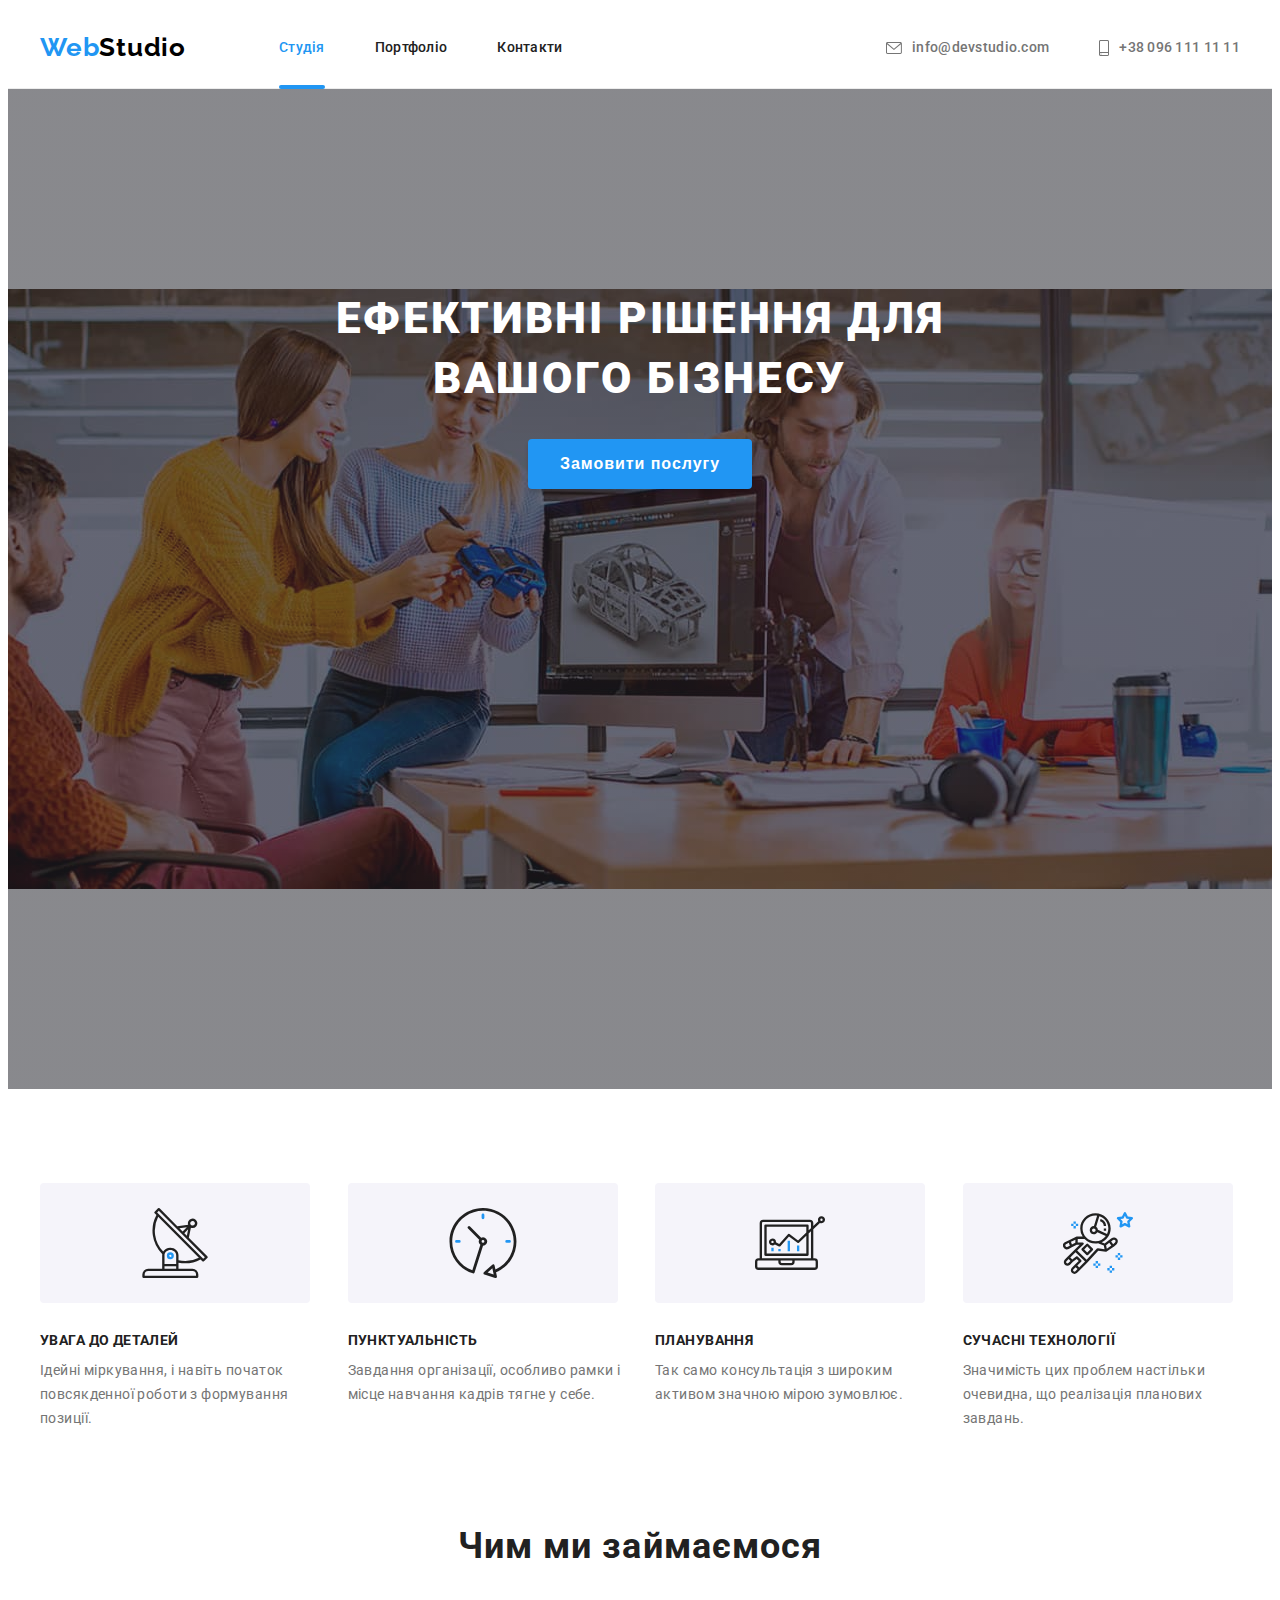
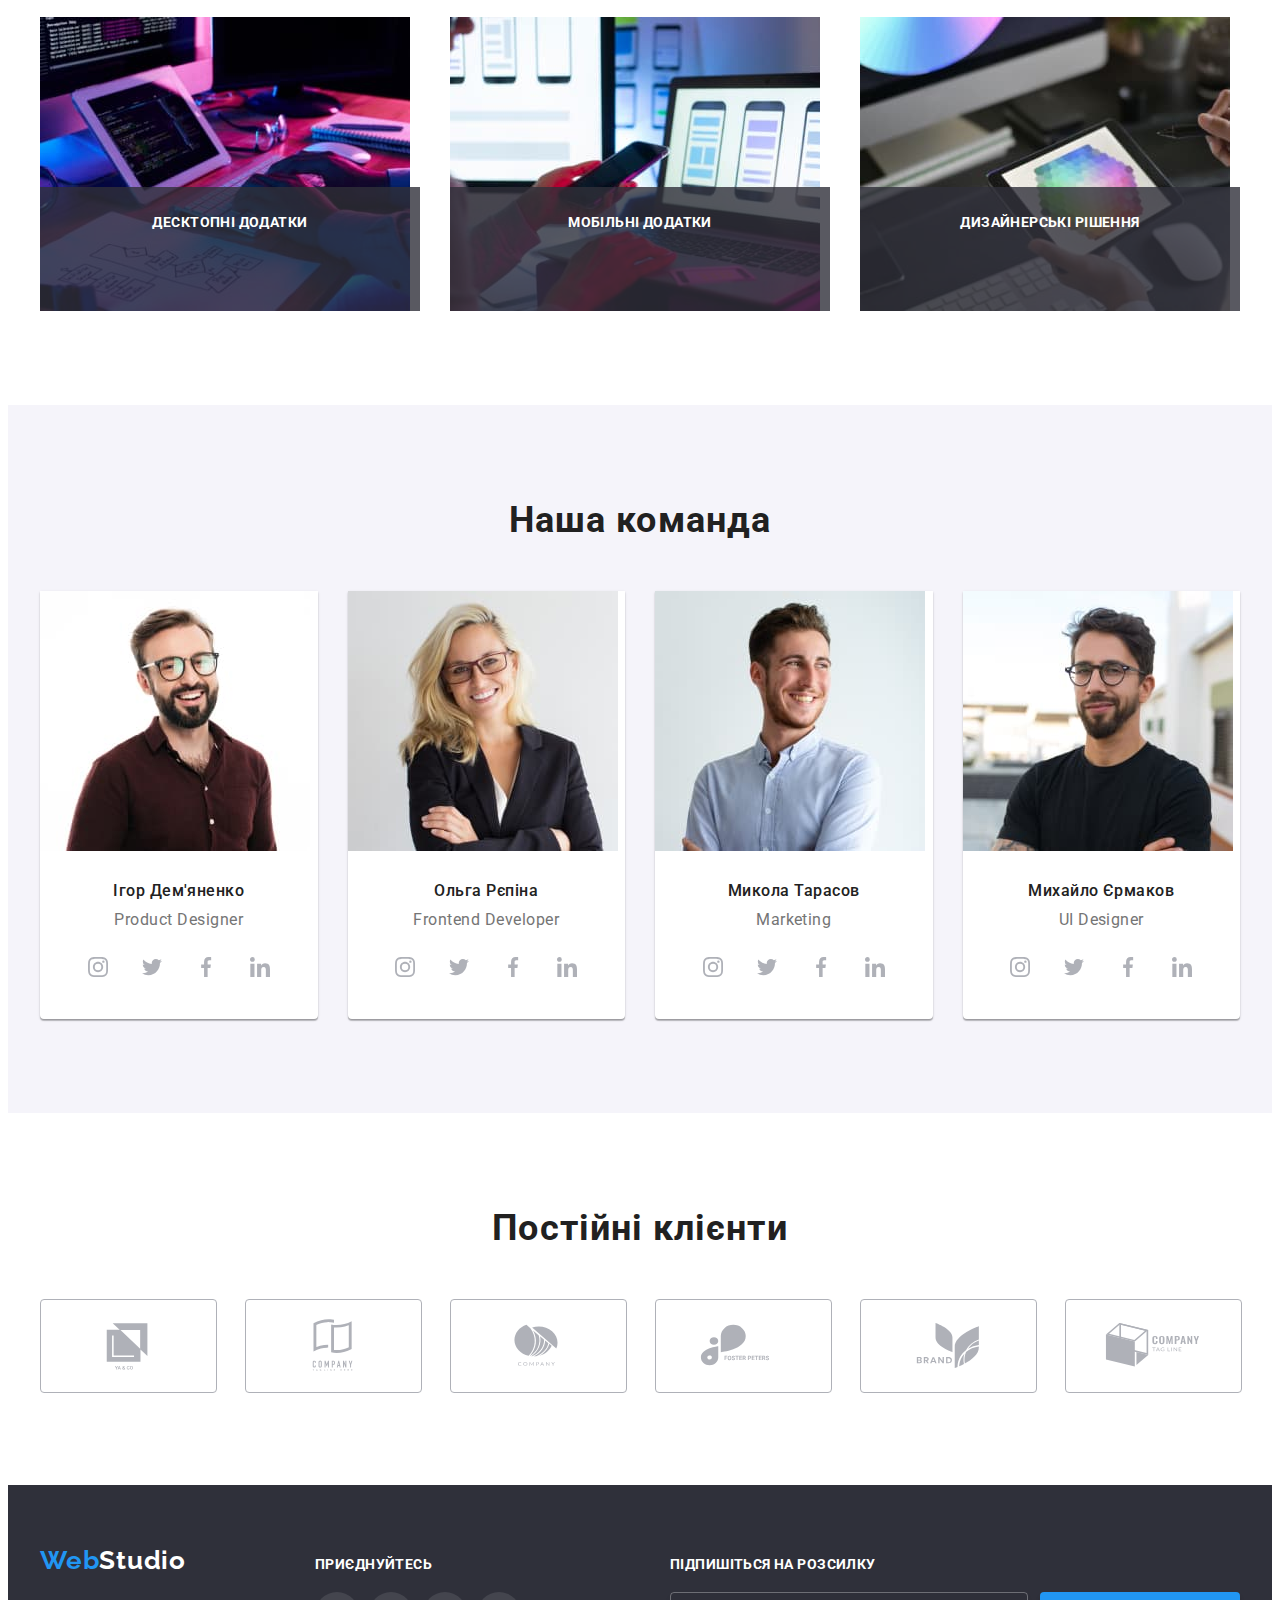
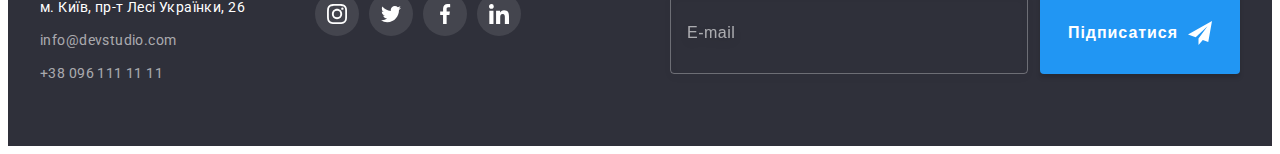
<file: index.html>
<!DOCTYPE html>
<html lang="uk">
  <head>
    <meta charset="utf-8" />
    <meta http-equiv="x-ua-compatible" content="ie=edge" />
    <meta name="viewport" content="width=device-width, initial-scale=0.1" />
    <title>Студія</title>
    <link
      rel="stylesheet"
      href="https://cdnjs.cloudflare.com/ajax/libs/modern-normalize/1.1.0/modern-normalize.min.css"
      integrity="sha512-wpPYUAdjBVSE4KJnH1VR1HeZfpl1ub8YT/NKx4PuQ5NmX2tKuGu6U/JRp5y+Y8XG2tV+wKQpNHVUX03MfMFn9Q=="
      crossorigin="anonymous"
      referrerpolicy="no-referrer"
    />
    <link rel="preconnect" href="https://fonts.googleapis.com" />
    <link rel="preconnect" href="https://fonts.gstatic.com" crossorigin />
    <link
      href="https://fonts.googleapis.com/css2?family=Raleway:wght@700&family=Roboto:wght@400;500;700;900&display=swap"
      rel="stylesheet"
    />
    <link rel="stylesheet" href="./css/main.min.css" />
  </head>

  <body>
    <header class="header">
      <div class="container header__container">
        <a href="./index.html" lang="en" class="logo header__logo link"
          >Web<span class="logo--end-black">Studio</span></a
        >
        <nav class="header__navigation navigation">
          <ul class="navigation__list">
            <li>
              <a
                class="navigation__list-link link navigation__list-link--current"
                href="./index.html"
                >Студія</a
              >
            </li>
            <li><a class="navigation__list-link link" href="./portfolio.html">Портфоліо</a></li>
            <li><a class="navigation__list-link link" href="#">Контакти</a></li>
          </ul>
        </nav>
        <ul class="navigation__contacts">
          <li>
            <a class="navigation__contacts-link link" href="mailto:info@devstudio.com">
              <svg class="navigation__contacts-icon" width="16" height="12">
                <use href="./images/symbol-defs.svg#icon-envelope"></use>
              </svg>
              info@devstudio.com</a
            >
          </li>
          <li>
            <a class="navigation__contacts-link link" href="tel:+380961111111">
              <svg class="navigation__contacts-icon" width="10" height="16">
                <use href="./images/symbol-defs.svg#icon-smartphone"></use>
              </svg>
              +38 096 111 11 11</a
            >
          </li>
        </ul>
      </div>
    </header>

    <main>
      <section class="section hero">
        <div class="container">
          <h1 class="hero__title">Ефективні рішення для вашого бізнесу</h1>
          <button data-modal-open class="button hero__btn" type="button">Замовити послугу</button>
        </div>
      </section>

      <section class="benefits section">
        <div class="container">
          <h2 class="visually-hidden">Наші переваги</h2>
          <ul class="benefits__list">
            <li class="benefits__item">
              <div class="benefits__item-icon-wrap">
                <svg width="70" height="70">
                  <use href="./images/symbol-defs.svg#icon-antenna"></use>
                </svg>
              </div>
              <h3 class="benefits__item-title">УВАГА ДО ДЕТАЛЕЙ</h3>
              <p class="benefits__item-text">
                Ідейні міркування, і навіть початок повсякденної роботи з формування позиції.
              </p>
            </li>
            <li class="benefits__item">
              <div class="benefits__item-icon-wrap">
                <svg width="70" height="70">
                  <use href="./images/symbol-defs.svg#icon-clock"></use>
                </svg>
              </div>
              <h3 class="benefits__item-title">ПУНКТУАЛЬНІСТЬ</h3>
              <p class="benefits__item-text">
                Завдання організації, особливо рамки і місце навчання кадрів тягне у себе.
              </p>
            </li>
            <li class="benefits__item">
              <div class="benefits__item-icon-wrap">
                <svg width="70" height="70">
                  <use href="./images/symbol-defs.svg#icon-diagram"></use>
                </svg>
              </div>
              <h3 class="benefits__item-title">ПЛАНУВАННЯ</h3>
              <p class="benefits__item-text">
                Так само консультація з широким активом значною мірою зумовлює.
              </p>
            </li>
            <li class="benefits__item">
              <div class="benefits__item-icon-wrap">
                <svg width="70" height="70">
                  <use href="./images/symbol-defs.svg#icon-astronaut"></use>
                </svg>
              </div>
              <h3 class="benefits__item-title">СУЧАСНІ ТЕХНОЛОГІЇ</h3>
              <p class="benefits__item-text">
                Значимість цих проблем настільки очевидна, що реалізація планових завдань.
              </p>
            </li>
          </ul>
        </div>
      </section>

      <section class="examples section">
        <div class="container">
          <h2 class="examples__title">Чим ми займаємося</h2>
          <ul class="examples__list">
            <li class="examples__item">
              <img
                class="examples__item-img"
                src="./images/what-do-we-do1.jpg"
                width="370"
                height="294"
                alt="Приклад робочого процесу №1"
              />
              <p class="examples__item-description">Десктопні додатки</p>
            </li>
            <li class="examples__item">
              <img
                class="examples__item-img"
                src="./images/what-do-we-do2.jpg"
                width="370"
                height="294"
                alt="Приклад робочого процесу №2"
              />
              <p class="examples__item-description">Мобільні додатки</p>
            </li>
            <li class="examples__item">
              <img
                class="examples__item-img"
                src="./images/what-do-we-do3.jpg"
                width="370"
                height="294"
                alt="Приклад робочого процесу №3"
              />
              <p class="examples__item-description">Дизайнерські рішення</p>
            </li>
          </ul>
        </div>
      </section>

      <section class="team section">
        <div class="container">
          <h2 class="team__title">Наша команда</h2>
          <ul class="team__list">
            <li class="team__list-item team-member">
              <img
                class="team-member__img"
                src="./images/ihor-demyanenko.jpg"
                width="270"
                height="260"
                alt="Дизайнер Ігор - молодий брюнет в окуляра та з бородою"
              />
              <div class="team-member__content">
                <h3 class="team-member__title">Ігор Дем'яненко</h3>
                <p class="team-member__text" lang="en">Product Designer</p>
                <ul class="team-member__socials socials">
                  <li class="socials__item">
                    <a
                      class="socials__item-link link"
                      href="#"
                      target="_blank"
                      rel="noopener noreferrer nofollow"
                    >
                      <svg class="socials__item-icon" width="20" height="20">
                        <use href="./images/symbol-defs.svg#icon-instagram"></use>
                      </svg>
                    </a>
                  </li>
                  <li class="socials__item">
                    <a
                      class="socials__item-link link"
                      href="#"
                      target="_blank"
                      rel="noopener noreferrer nofollow"
                    >
                      <svg class="socials__item-icon" width="20" height="20">
                        <use href="./images/symbol-defs.svg#icon-twitter"></use>
                      </svg>
                    </a>
                  </li>
                  <li class="socials__item">
                    <a
                      class="socials__item-link link"
                      href="#"
                      target="_blank"
                      rel="noopener noreferrer nofollow"
                    >
                      <svg class="socials__item-icon" width="20" height="20">
                        <use href="./images/symbol-defs.svg#icon-facebook"></use>
                      </svg>
                    </a>
                  </li>
                  <li class="socials__item">
                    <a
                      class="socials__item-link link"
                      href="#"
                      target="_blank"
                      rel="noopener noreferrer nofollow"
                    >
                      <svg class="socials__item-icon" width="20" height="20">
                        <use href="./images/symbol-defs.svg#icon-linkedin"></use>
                      </svg>
                    </a>
                  </li>
                </ul>
              </div>
            </li>
            <li class="team__list-item team-member">
              <img
                class="team-member__img"
                src="./images/olga-repina.jpg"
                width="270"
                height="260"
                alt="Розробник інтерфейсу Ольга - блондинка, одягнена в діловий стиль"
              />
              <div class="team-member__content">
                <h3 class="team-member__title">Ольга Рєпіна</h3>
                <p class="team-member__text" lang="en">Frontend Developer</p>
                <ul class="team-member__socials socials">
                  <li class="socials__item">
                    <a
                      class="socials__item-link link"
                      href="#"
                      target="_blank"
                      rel="noopener noreferrer nofollow"
                    >
                      <svg class="socials__item-icon" width="20" height="20">
                        <use href="./images/symbol-defs.svg#icon-instagram"></use>
                      </svg>
                    </a>
                  </li>
                  <li class="socials__item">
                    <a
                      class="socials__item-link link"
                      href="#"
                      target="_blank"
                      rel="noopener noreferrer nofollow"
                    >
                      <svg class="socials__item-icon" width="20" height="20">
                        <use href="./images/symbol-defs.svg#icon-twitter"></use>
                      </svg>
                    </a>
                  </li>
                  <li class="socials__item">
                    <a
                      class="socials__item-link link"
                      href="#"
                      target="_blank"
                      rel="noopener noreferrer nofollow"
                    >
                      <svg class="socials__item-icon" width="20" height="20">
                        <use href="./images/symbol-defs.svg#icon-facebook"></use>
                      </svg>
                    </a>
                  </li>
                  <li class="socials__item">
                    <a
                      class="socials__item-link link"
                      href="#"
                      target="_blank"
                      rel="noopener noreferrer nofollow"
                    >
                      <svg class="socials__item-icon" width="20" height="20">
                        <use href="./images/symbol-defs.svg#icon-linkedin"></use>
                      </svg>
                    </a>
                  </li>
                </ul>
              </div>
            </li>
            <li class="team__list-item team-member">
              <img
                class="team-member__img"
                src="./images/mykola-tarasov.jpg"
                width="270"
                height="260"
                alt="Маркетолог Микола - життєрадісний молодий чоловік"
              />
              <div class="team-member__content">
                <h3 class="team-member__title">Микола Тарасов</h3>
                <p class="team-member__text" lang="en">Marketing</p>
                <ul class="team-member__socials socials">
                  <li class="socials__item">
                    <a
                      class="socials__item-link link"
                      href="#"
                      target="_blank"
                      rel="noopener noreferrer nofollow"
                    >
                      <svg class="socials__item-icon" width="20" height="20">
                        <use href="./images/symbol-defs.svg#icon-instagram"></use>
                      </svg>
                    </a>
                  </li>
                  <li class="socials__item">
                    <a
                      class="socials__item-link link"
                      href="#"
                      target="_blank"
                      rel="noopener noreferrer nofollow"
                    >
                      <svg class="socials__item-icon" width="20" height="20">
                        <use href="./images/symbol-defs.svg#icon-twitter"></use>
                      </svg>
                    </a>
                  </li>
                  <li class="socials__item">
                    <a
                      class="socials__item-link link"
                      href="#"
                      target="_blank"
                      rel="noopener noreferrer nofollow"
                    >
                      <svg class="socials__item-icon" width="20" height="20">
                        <use href="./images/symbol-defs.svg#icon-facebook"></use>
                      </svg>
                    </a>
                  </li>
                  <li class="socials__item">
                    <a
                      class="socials__item-link link"
                      href="#"
                      target="_blank"
                      rel="noopener noreferrer nofollow"
                    >
                      <svg class="socials__item-icon" width="20" height="20">
                        <use href="./images/symbol-defs.svg#icon-linkedin"></use>
                      </svg>
                    </a>
                  </li>
                </ul>
              </div>
            </li>
            <li class="team__list-item team-member">
              <img
                class="team-member__img"
                src="./images/mykhailo-yermakov.jpg"
                width="270"
                height="260"
                alt="Дизайнер інтерфейсу Михайло - брюнет, одягений в стриманий стиль"
              />
              <div class="team-member__content">
                <h3 class="team-member__title">Михайло Єрмаков</h3>
                <p class="team-member__text" lang="en">UI Designer</p>
                <ul class="team-member__socials socials">
                  <li class="socials__item">
                    <a
                      class="socials__item-link link"
                      href="#"
                      target="_blank"
                      rel="noopener noreferrer nofollow"
                    >
                      <svg class="socials__item-icon" width="20" height="20">
                        <use href="./images/symbol-defs.svg#icon-instagram"></use>
                      </svg>
                    </a>
                  </li>
                  <li class="socials__item">
                    <a
                      class="socials__item-link link"
                      href="#"
                      target="_blank"
                      rel="noopener noreferrer nofollow"
                    >
                      <svg class="socials__item-icon" width="20" height="20">
                        <use href="./images/symbol-defs.svg#icon-twitter"></use>
                      </svg>
                    </a>
                  </li>
                  <li class="socials__item">
                    <a
                      class="socials__item-link link"
                      href="#"
                      target="_blank"
                      rel="noopener noreferrer nofollow"
                    >
                      <svg class="socials__item-icon" width="20" height="20">
                        <use href="./images/symbol-defs.svg#icon-facebook"></use>
                      </svg>
                    </a>
                  </li>
                  <li class="socials__item">
                    <a
                      class="socials__item-link link"
                      href="#"
                      target="_blank"
                      rel="noopener noreferrer nofollow"
                    >
                      <svg class="socials__item-icon" width="20" height="20">
                        <use href="./images/symbol-defs.svg#icon-linkedin"></use>
                      </svg>
                    </a>
                  </li>
                </ul>
              </div>
            </li>
          </ul>
        </div>
      </section>

      <section class="clients section">
        <div class="container">
          <h2 class="clients__title">Постійні клієнти</h2>
          <ul class="clients__list">
            <li class="clients__item">
              <a
                class="clients__item-link"
                href="#"
                target="_blank"
                rel="noopener noreferrer nofollow"
              >
                <svg class="clients__item-icon" width="106" height="60">
                  <use href="./images/symbol-defs.svg#icon-client1"></use>
                </svg>
              </a>
            </li>
            <li class="clients__item">
              <a
                class="clients__item-link"
                href="#"
                target="_blank"
                rel="noopener noreferrer nofollow"
              >
                <svg class="clients__item-icon" width="106" height="60">
                  <use href="./images/symbol-defs.svg#icon-client2"></use>
                </svg>
              </a>
            </li>
            <li class="clients__item">
              <a
                class="clients__item-link"
                href="#"
                target="_blank"
                rel="noopener noreferrer nofollow"
              >
                <svg class="clients__item-icon" width="106" height="60">
                  <use href="./images/symbol-defs.svg#icon-client3"></use>
                </svg>
              </a>
            </li>
            <li class="clients__item">
              <a
                class="clients__item-link"
                href="#"
                target="_blank"
                rel="noopener noreferrer nofollow"
              >
                <svg class="clients__item-icon" width="106" height="60">
                  <use href="./images/symbol-defs.svg#icon-client4"></use>
                </svg>
              </a>
            </li>
            <li class="clients__item">
              <a
                class="clients__item-link"
                href="#"
                target="_blank"
                rel="noopener noreferrer nofollow"
              >
                <svg class="clients__item-icon" width="106" height="60">
                  <use href="./images/symbol-defs.svg#icon-client5"></use>
                </svg>
              </a>
            </li>
            <li class="clients__item">
              <a
                class="clients__item-link"
                href="#"
                target="_blank"
                rel="noopener noreferrer nofollow"
              >
                <svg class="clients__item-icon" width="106" height="60">
                  <use href="./images/symbol-defs.svg#icon-client6"></use>
                </svg>
              </a>
            </li>
          </ul>
        </div>
      </section>
    </main>

    <footer class="footer">
      <div class="container footer__container">
        <div class="footer__contacts">
          <a href="./index.html" lang="en" class="logo footer__logo link"
            >Web<span class="logo--end-white">Studio</span></a
          >
          <address class="footer__address add">
            <ul class="add__list">
              <li class="add__list-item">
                <a
                  class="add__list-map link"
                  href="https://goo.gl/maps/znrV5zkPQKS67RJL6"
                  target="_blank"
                  rel="noopener noreferrer"
                  >м. Київ, пр-т Лесі Українки, 26</a
                >
              </li>
              <li class="add__list-item">
                <a class="add__list-link link" href="mailto:info@devstudio.com"
                  >info@devstudio.com</a
                >
              </li>
              <li class="add__list-item">
                <a class="add__list-link link" href="tel:+380961111111">+38 096 111 11 11</a>
              </li>
            </ul>
          </address>
        </div>
        <div class="footer__join join">
          <b class="join__title">приєднуйтесь</b>
          <ul class="join__socials socials">
            <li class="socials__item">
              <a
                class="socials__item-link link socials__item-link--bg-gray-col-white"
                href="#"
                target="_blank"
                rel="noopener noreferrer nofollow"
              >
                <svg class="socials__item-icon" width="20" height="20">
                  <use href="./images/symbol-defs.svg#icon-instagram"></use>
                </svg>
              </a>
            </li>
            <li class="socials__item">
              <a
                class="socials__item-link link socials__item-link--bg-gray-col-white"
                href="#"
                target="_blank"
                rel="noopener noreferrer nofollow"
              >
                <svg class="socials__item-icon" width="20" height="20">
                  <use href="./images/symbol-defs.svg#icon-twitter"></use>
                </svg>
              </a>
            </li>
            <li class="socials__item">
              <a
                class="socials__item-link link socials__item-link--bg-gray-col-white"
                href="#"
                target="_blank"
                rel="noopener noreferrer nofollow"
              >
                <svg class="socials__item-icon" width="20" height="20">
                  <use href="./images/symbol-defs.svg#icon-facebook"></use>
                </svg>
              </a>
            </li>
            <li class="socials__item">
              <a
                class="socials__item-link link socials__item-link--bg-gray-col-white"
                href="#"
                target="_blank"
                rel="noopener noreferrer nofollow"
              >
                <svg class="socials__item-icon" width="20" height="20">
                  <use href="./images/symbol-defs.svg#icon-linkedin"></use>
                </svg>
              </a>
            </li>
          </ul>
        </div>
        <div class="footer__subscription subscription">
          <b class="subscription__title">Підпишіться на розсилку</b>
          <form class="subscription__form">
            <input
              type="email"
              name="email"
              class="subscription__form-input"
              placeholder="E-mail"
              required
            />
            <button type="submit" class="subscription__form-btn button">
              Підписатися
              <svg class="subscription__form-btn-icon" width="24" height="24">
                <use href="./images/symbol-defs.svg#icon-send"></use>
              </svg>
            </button>
          </form>
        </div>
      </div>
    </footer>
    <div class="backdrop is-hidden" data-modal>
      <div class="modal">
        <button data-modal-close type="button" class="modal__close-btn close-btn">
          <svg class="close-btn__icon" width="30" height="30">
            <use href="./images/symbol-defs.svg#close-icon"></use>
          </svg>
        </button>
        <b class="modal__title">Залиште свої дані, ми вам передзвонимо</b>
        <form class="modal__form modal-form">
          <div class="modal-form__field">
            <label for="name" class="modal-form__contact-label">Ім'я</label>
            <div class="modal-form__input-wrap">
              <input
                type="text"
                name="name"
                id="name"
                class="modal-form__input modal-form__input--left-padding"
                placeholder=" "
                required
              />
              <svg class="modal-form__icon" width="18" height="18">
                <use href="./images/symbol-defs.svg#icon-person-form"></use>
              </svg>
            </div>
          </div>
          <div class="modal-form__field">
            <label for="tel" class="modal-form__contact-label">Телефон</label>
            <div class="modal-form__input-wrap">
              <input
                type="tel"
                name="tel"
                id="tel"
                class="modal-form__input modal-form__input--left-padding"
                placeholder=" "
                required
              />
              <svg class="modal-form__icon" width="18" height="18">
                <use href="./images/symbol-defs.svg#icon-phone-form"></use>
              </svg>
            </div>
          </div>
          <div class="modal-form__field">
            <label for="mail" class="modal-form__contact-label">Пошта</label>
            <div class="modal-form__input-wrap">
              <input
                type="email"
                name="mail"
                id="mail"
                class="modal-form__input modal-form__input--left-padding"
                placeholder=" "
              />
              <svg class="modal-form__icon" width="18" height="18">
                <use href="./images/symbol-defs.svg#icon-email-form"></use>
              </svg>
            </div>
          </div>
          <div class="modal-form__field">
            <label for="comment" class="modal-form__contact-label">Коментар</label>
            <textarea
              name="comment"
              id="comment"
              class="modal-form__comment modal-form__input"
              placeholder="Введіть текст"
            ></textarea>
          </div>
          <div class="modal-form__policy policy">
            <label class="policy__label">
              <input type="checkbox" class="policy__checkbox visually-hidden" name="policy" />
              <svg class="policy__checkbox-icon" width="16" height="15">
                <use href="./images/symbol-defs.svg#icon-check"></use>
              </svg>
              Погоджуюся з розсилкою та приймаю
              <a
                class="policy__link link"
                href="#"
                target="_blank"
                rel="noopener noreferrer nofollow"
                >Умови договору</a
              >
            </label>
          </div>
          <button type="submit" class="modal-form__btn button">Відправити</button>
        </form>
      </div>
    </div>

    <script src="./js/modal.js"></script>
  </body>
</html>
</file>
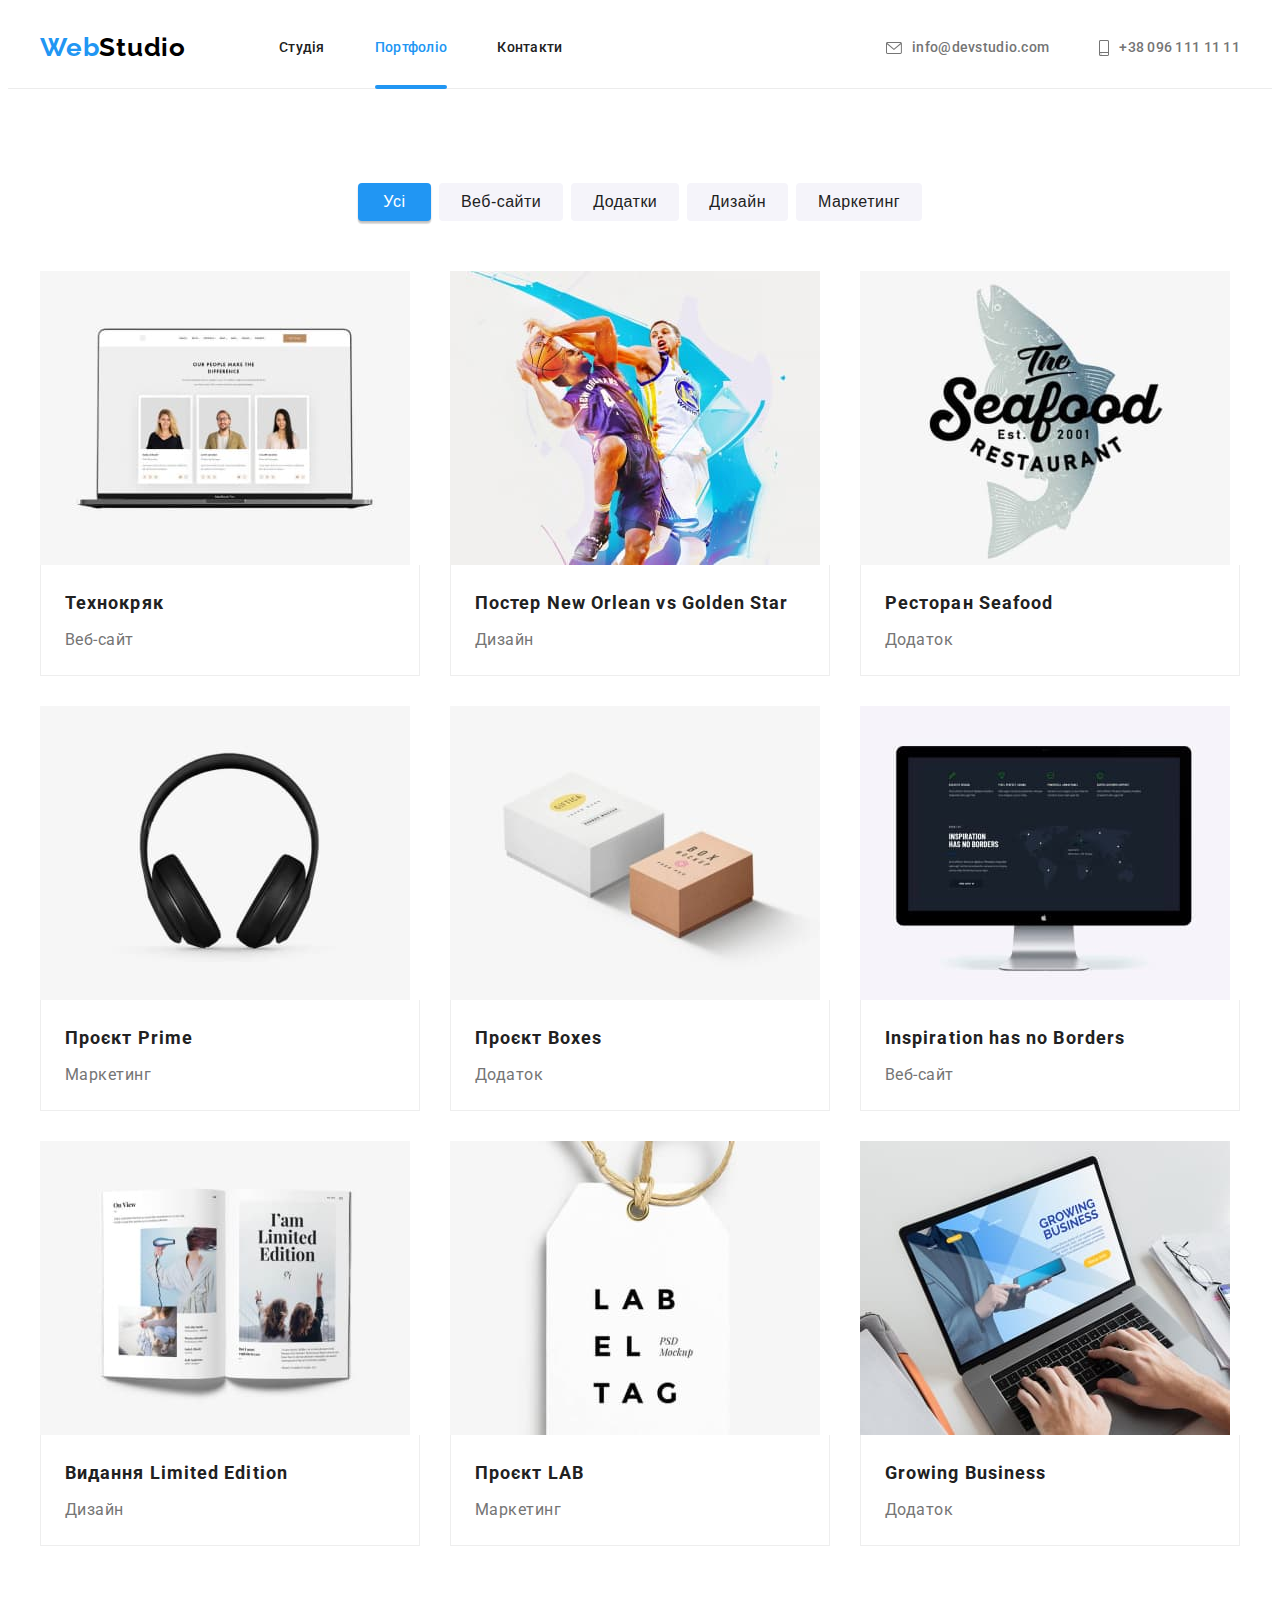
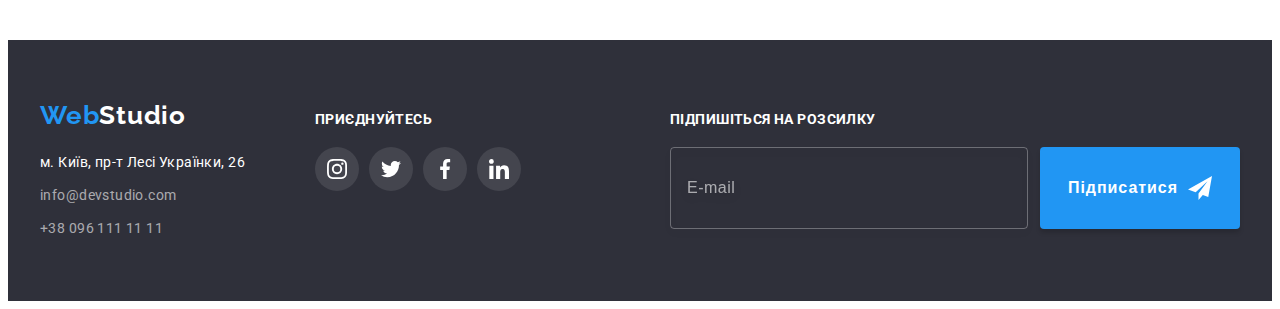
<file: portfolio.html>
<!DOCTYPE html>
<html lang="uk">
  <head>
    <meta charset="UTF-8" />
    <meta http-equiv="X-UA-Compatible" content="IE=edge" />
    <meta name="viewport" content="width=device-width, initial-scale=1.0" />
    <title>Портфоліо</title>
    <link
      rel="stylesheet"
      href="https://cdnjs.cloudflare.com/ajax/libs/modern-normalize/1.1.0/modern-normalize.min.css"
      integrity="sha512-wpPYUAdjBVSE4KJnH1VR1HeZfpl1ub8YT/NKx4PuQ5NmX2tKuGu6U/JRp5y+Y8XG2tV+wKQpNHVUX03MfMFn9Q=="
      crossorigin="anonymous"
      referrerpolicy="no-referrer"
    />
    <link rel="preconnect" href="https://fonts.googleapis.com" />
    <link rel="preconnect" href="https://fonts.gstatic.com" crossorigin />
    <link
      href="https://fonts.googleapis.com/css2?family=Raleway:wght@700&family=Roboto:wght@400;500;700;900&display=swap"
      rel="stylesheet"
    />
    <link rel="stylesheet" href="./css/main.min.css" />
  </head>

  <body>
    <header class="header">
      <div class="container header__container">
        <a href="./index.html" lang="en" class="logo header__logo link"
          >Web<span class="logo--end-black">Studio</span></a
        >
        <nav class="header__navigation navigation">
          <ul class="navigation__list">
            <li>
              <a class="navigation__list-link link" href="./index.html">Студія</a>
            </li>
            <li>
              <a
                class="navigation__list-link link navigation__list-link--current"
                href="./portfolio.html"
                >Портфоліо</a
              >
            </li>
            <li><a class="navigation__list-link link" href="#">Контакти</a></li>
          </ul>
        </nav>
        <ul class="navigation__contacts">
          <li>
            <a class="navigation__contacts-link link" href="mailto:info@devstudio.com">
              <svg class="navigation__contacts-icon" width="16" height="12">
                <use href="./images/symbol-defs.svg#icon-envelope"></use>
              </svg>
              info@devstudio.com</a
            >
          </li>
          <li>
            <a class="navigation__contacts-link link" href="tel:+380961111111">
              <svg class="navigation__contacts-icon" width="10" height="16">
                <use href="./images/symbol-defs.svg#icon-smartphone"></use>
              </svg>
              +38 096 111 11 11</a
            >
          </li>
        </ul>
      </div>
    </header>

    <main>
      <section class="portfolio-section section">
        <div class="container">
          <h1 class="visually-hidden">Портфоліо</h1>
          <ul class="portfolio__category-list category-list">
            <li class="category-list__category">
              <button type="button" class="category-list__btn button category-list__btn--current">
                Усі
              </button>
            </li>
            <li class="category-list__category">
              <button type="button" class="category-list__btn button">Веб-сайти</button>
            </li>
            <li class="category-list__category">
              <button type="button" class="category-list__btn button">Додатки</button>
            </li>
            <li class="category-list__category">
              <button type="button" class="category-list__btn button">Дизайн</button>
            </li>
            <li class="category-list__category">
              <button type="button" class="category-list__btn button">Маркетинг</button>
            </li>
          </ul>

          <ul class="portfolio-list">
            <li class="portfolio-list__item">
              <a class="portfolio-list__item-link link" href="#">
                <div class="portfolio-list__item-img-wrap">
                  <img
                    src="./images/portfolio/techno-crack.jpg"
                    width="370"
                    height="294"
                    alt="Увімкнений ноутбук із зображенням веб-сайту"
                  />
                  <p class="portfolio-list__item-overlay">
                    Ресурс пропонує комплексні пропозиції з різним рівнем функціоналу та сервісів.
                    Все це дозволить відвідувачу отримати вичерпні відомості про компанію чи
                    приватну особу.
                  </p>
                </div>
                <div class="portfolio-list__item-content">
                  <h2 class="portfolio-list__item-title">Технокряк</h2>
                  <p class="portfolio-list__item-text">Веб-сайт</p>
                </div>
              </a>
            </li>
            <li class="portfolio-list__item">
              <a class="portfolio-list__item-link link" href="#">
                <div class="portfolio-list__item-img-wrap">
                  <img
                    src="./images/portfolio/poster-new-orlean-vs-golden-star.jpg"
                    width="370"
                    height="294"
                    alt="Дуель двох баскетболістів - представників різних команд"
                  />
                  <p class="portfolio-list__item-overlay">
                    Ресурс пропонує комплексні пропозиції з різним рівнем функціоналу та сервісів.
                    Все це дозволить відвідувачу отримати вичерпні відомості про компанію чи
                    приватну особу.
                  </p>
                </div>
                <div class="portfolio-list__item-content">
                  <h2 class="portfolio-list__item-title">
                    Постер <span lang="en">New Orlean vs Golden Star</span>
                  </h2>
                  <p class="portfolio-list__item-text">Дизайн</p>
                </div>
              </a>
            </li>
            <li class="portfolio-list__item">
              <a class="portfolio-list__item-link link" href="#">
                <div class="portfolio-list__item-img-wrap">
                  <img
                    src="./images/portfolio/restaurant-seafood.jpg"
                    width="370"
                    height="294"
                    alt="Логотип ресторану із заголовком та зображенням риби"
                  />
                  <p class="portfolio-list__item-overlay">
                    Ресурс пропонує комплексні пропозиції з різним рівнем функціоналу та сервісів.
                    Все це дозволить відвідувачу отримати вичерпні відомості про компанію чи
                    приватну особу.
                  </p>
                </div>
                <div class="portfolio-list__item-content">
                  <h2 class="portfolio-list__item-title">
                    Ресторан <span lang="en">Seafood</span>
                  </h2>
                  <p class="portfolio-list__item-text">Додаток</p>
                </div>
              </a>
            </li>
            <li class="portfolio-list__item">
              <a class="portfolio-list__item-link link" href="#">
                <div class="portfolio-list__item-img-wrap">
                  <img
                    src="./images/portfolio/project-prime.jpg"
                    width="370"
                    height="294"
                    alt="Чорні накладні навушники"
                  />
                  <p class="portfolio-list__item-overlay">
                    Ресурс пропонує комплексні пропозиції з різним рівнем функціоналу та сервісів.
                    Все це дозволить відвідувачу отримати вичерпні відомості про компанію чи
                    приватну особу.
                  </p>
                </div>
                <div class="portfolio-list__item-content">
                  <h2 class="portfolio-list__item-title">Проєкт <span lang="en">Prime</span></h2>
                  <p class="portfolio-list__item-text">Маркетинг</p>
                </div>
              </a>
            </li>
            <li class="portfolio-list__item">
              <a class="portfolio-list__item-link link" href="#">
                <div class="portfolio-list__item-img-wrap">
                  <img
                    src="./images/portfolio/boxes-project.jpg"
                    width="370"
                    height="294"
                    alt="Дві коробки різного розміру та кольору"
                  />
                  <p class="portfolio-list__item-overlay">
                    Ресурс пропонує комплексні пропозиції з різним рівнем функціоналу та сервісів.
                    Все це дозволить відвідувачу отримати вичерпні відомості про компанію чи
                    приватну особу.
                  </p>
                </div>
                <div class="portfolio-list__item-content">
                  <h2 class="portfolio-list__item-title">Проєкт <span lang="en">Boxes</span></h2>
                  <p class="portfolio-list__item-text">Додаток</p>
                </div>
              </a>
            </li>
            <li class="portfolio-list__item">
              <a class="portfolio-list__item-link link" href="#">
                <div class="portfolio-list__item-img-wrap">
                  <img
                    src="./images/portfolio/no-borders.jpg"
                    width="370"
                    height="294"
                    alt="Увімкнений монітор із зображенням карти світу"
                  />
                  <p class="portfolio-list__item-overlay">
                    Ресурс пропонує комплексні пропозиції з різним рівнем функціоналу та сервісів.
                    Все це дозволить відвідувачу отримати вичерпні відомості про компанію чи
                    приватну особу.
                  </p>
                </div>
                <div class="portfolio-list__item-content">
                  <h2 class="portfolio-list__item-title">
                    <span lang="en">Inspiration has no Borders</span>
                  </h2>
                  <p class="portfolio-list__item-text">Веб-сайт</p>
                </div>
              </a>
            </li>
            <li class="portfolio-list__item">
              <a class="portfolio-list__item-link link" href="#">
                <div class="portfolio-list__item-img-wrap">
                  <img
                    src="./images/portfolio/edition-limited-edition.jpg"
                    width="370"
                    height="294"
                    alt="Розгорнутий журнал із зображенням жінок"
                  />
                  <p class="portfolio-list__item-overlay">
                    Ресурс пропонує комплексні пропозиції з різним рівнем функціоналу та сервісів.
                    Все це дозволить відвідувачу отримати вичерпні відомості про компанію чи
                    приватну особу.
                  </p>
                </div>
                <div class="portfolio-list__item-content">
                  <h2 class="portfolio-list__item-title">
                    Видання <span lang="en">Limited Edition</span>
                  </h2>
                  <p class="portfolio-list__item-text">Дизайн</p>
                </div>
              </a>
            </li>
            <li class="portfolio-list__item">
              <a class="portfolio-list__item-link link" href="#">
                <div class="portfolio-list__item-img-wrap">
                  <img
                    src="./images/portfolio/lab-project.jpg"
                    width="370"
                    height="294"
                    alt="Крафтова етикетка товару"
                  />
                  <p class="portfolio-list__item-overlay">
                    Ресурс пропонує комплексні пропозиції з різним рівнем функціоналу та сервісів.
                    Все це дозволить відвідувачу отримати вичерпні відомості про компанію чи
                    приватну особу.
                  </p>
                </div>
                <div class="portfolio-list__item-content">
                  <h2 class="portfolio-list__item-title">Проєкт <span lang="en">LAB</span></h2>
                  <p class="portfolio-list__item-text">Маркетинг</p>
                </div>
              </a>
            </li>
            <li class="portfolio-list__item">
              <a class="portfolio-list__item-link link" href="#">
                <div class="portfolio-list__item-img-wrap">
                  <img
                    src="./images/portfolio/business-growing.jpg"
                    width="370"
                    height="294"
                    alt="Руки, які працюють над клавіатурою ноутбука"
                  />
                  <p class="portfolio-list__item-overlay">
                    Ресурс пропонує комплексні пропозиції з різним рівнем функціоналу та сервісів.
                    Все це дозволить відвідувачу отримати вичерпні відомості про компанію чи
                    приватну особу.
                  </p>
                </div>
                <div class="portfolio-list__item-content">
                  <h2 class="portfolio-list__item-title">
                    <span lang="en">Growing Business</span>
                  </h2>
                  <p class="portfolio-list__item-text">Додаток</p>
                </div>
              </a>
            </li>
          </ul>
        </div>
      </section>
    </main>

    <footer class="footer">
      <div class="container footer__container">
        <div class="footer__contacts">
          <a href="./index.html" lang="en" class="logo footer__logo link"
            >Web<span class="logo--end-white">Studio</span></a
          >
          <address class="footer__address add">
            <ul class="add__list">
              <li class="add__list-item">
                <a
                  class="add__list-map link"
                  href="https://goo.gl/maps/znrV5zkPQKS67RJL6"
                  target="_blank"
                  rel="noopener noreferrer"
                  >м. Київ, пр-т Лесі Українки, 26</a
                >
              </li>
              <li class="add__list-item">
                <a class="add__list-link link" href="mailto:info@devstudio.com"
                  >info@devstudio.com</a
                >
              </li>
              <li class="add__list-item">
                <a class="add__list-link link" href="tel:+380961111111">+38 096 111 11 11</a>
              </li>
            </ul>
          </address>
        </div>
        <div class="footer__join join">
          <b class="join__title">приєднуйтесь</b>
          <ul class="join__socials socials">
            <li class="socials__item">
              <a
                class="socials__item-link link socials__item-link--bg-gray-col-white"
                href="#"
                target="_blank"
                rel="noopener noreferrer nofollow"
              >
                <svg class="socials__item-icon" width="20" height="20">
                  <use href="./images/symbol-defs.svg#icon-instagram"></use>
                </svg>
              </a>
            </li>
            <li class="socials__item">
              <a
                class="socials__item-link link socials__item-link--bg-gray-col-white"
                href="#"
                target="_blank"
                rel="noopener noreferrer nofollow"
              >
                <svg class="socials__item-icon" width="20" height="20">
                  <use href="./images/symbol-defs.svg#icon-twitter"></use>
                </svg>
              </a>
            </li>
            <li class="socials__item">
              <a
                class="socials__item-link link socials__item-link--bg-gray-col-white"
                href="#"
                target="_blank"
                rel="noopener noreferrer nofollow"
              >
                <svg class="socials__item-icon" width="20" height="20">
                  <use href="./images/symbol-defs.svg#icon-facebook"></use>
                </svg>
              </a>
            </li>
            <li class="socials__item">
              <a
                class="socials__item-link link socials__item-link--bg-gray-col-white"
                href="#"
                target="_blank"
                rel="noopener noreferrer nofollow"
              >
                <svg class="socials__item-icon" width="20" height="20">
                  <use href="./images/symbol-defs.svg#icon-linkedin"></use>
                </svg>
              </a>
            </li>
          </ul>
        </div>
        <div class="footer__subscription subscription">
          <b class="subscription__title">Підпишіться на розсилку</b>
          <form class="subscription__form">
            <input
              type="email"
              name="email"
              class="subscription__form-input"
              placeholder="E-mail"
              required
            />
            <button type="submit" class="subscription__form-btn button">
              Підписатися
              <svg class="subscription__form-btn-icon" width="24" height="24">
                <use href="./images/symbol-defs.svg#icon-send"></use>
              </svg>
            </button>
          </form>
        </div>
      </div>
    </footer>
  </body>
</html>
</file>
<file: css/main.min.css>
:root{--primary-background-color: #ffffff;--secondary-background-color: #f5f4fa;--primary-text-color: #757575;--title-text-color: #212121;--title-text-bright-color: #ffffff;--logo-color: #2196f3;--logo--end-black: #000000;--logo--end-white: #ffffff;--active-link-color: #2196f3;--nav-link-color: #212121;--contact-link-color: #757575;--main-btn-color: #2196f3;--main-btn-text: #ffffff;--secondary-btn-color: #f5f4fa;--secondary-btn-text: #212121}body{font-family:"Roboto",-apple-system,BlinkMacSystemFont,avenir next,avenir,segoe ui,helvetica neue,helvetica,Cantarell,Ubuntu,roboto,noto,arial,sans-serif;background-color:var(--primary-background-color);color:var(--primary-text-color);font-size:14px;letter-spacing:.03em}.visually-hidden{position:absolute;width:1px;height:1px;margin:-1px;border:0;padding:0;white-space:nowrap;-webkit-clip-path:inset(100%);clip-path:inset(100%);clip:rect(0 0 0 0);overflow:hidden}.link{text-decoration:none}.section{padding-top:94px;padding-bottom:94px}.container{margin:0 auto;width:1200px;padding-left:15px;padding-right:15px}.button{display:block;border:none;border-radius:4px;cursor:pointer}.is-hidden{opacity:0;pointer-events:none;visibility:hidden}h1,h2,h3,h4,h5,h6,p{margin:0}ul{list-style:none;margin:0;padding:0}img{display:block;max-width:100%;height:auto}input:-webkit-autofill{-webkit-box-shadow:inset 0 0 0 50px #fff;-webkit-text-fill-color:#000}.logo{display:block;font-family:"Raleway",-apple-system,BlinkMacSystemFont,avenir next,avenir,segoe ui,helvetica neue,helvetica,Cantarell,Ubuntu,roboto,noto,arial,sans-serif;font-weight:700;font-size:26px;line-height:1.19;letter-spacing:.03em;color:var(--logo-color)}.header__logo{margin-right:93px;padding-top:24px;padding-bottom:25px}.logo--end-black{color:var(--logo--end-black)}.footer__logo{margin-bottom:20px}.logo--end-white{color:var(--logo--end-white)}.header{font-weight:500;letter-spacing:.02em;line-height:1.14;border-bottom:1px solid #ececec}.header__container{display:flex;align-items:center}.header__navigation{margin-right:auto}.navigation__list{display:flex;gap:50px}.navigation__list-link,.navigation__contacts-link{display:flex;padding:32px 0;transition:color 250ms cubic-bezier(0.4, 0, 0.2, 1)}.navigation__list-link:hover,.navigation__contacts-link:hover{color:var(--active-link-color)}.navigation__list-link:focus,.navigation__contacts-link:focus{color:var(--active-link-color)}.navigation__list-link{position:relative;color:var(--nav-link-color)}.navigation__list-link--current{color:var(--active-link-color)}.navigation__list-link--current:after{content:"";position:absolute;bottom:-1px;left:0;width:100%;height:4px;background:#2196f3;border-radius:2px}.navigation__contacts{display:flex;gap:50px}.navigation__contacts-link{gap:10px;align-items:center;color:var(--contact-link-color)}.navigation__contacts-icon{fill:currentColor}.hero{padding:200px 0;margin:0 auto;max-width:1600px;height:600px;background-color:#c4c4c4;background-image:linear-gradient(rgba(47, 48, 58, 0.4), rgba(47, 48, 58, 0.4)),url(../images/hero-img.jpg);background-repeat:no-repeat;background-position:center}.hero__title{margin:0 auto 30px auto;width:696px;text-align:center;font-weight:900;font-size:44px;line-height:1.36;text-transform:uppercase;color:var(--title-text-bright-color);letter-spacing:.06em}.hero__btn{margin:0 auto;padding:10px 32px;display:flex;font-weight:700;font-size:16px;line-height:1.88;letter-spacing:.06em;box-shadow:0px 4px 4px rgba(0,0,0,.15);background:var(--main-btn-color);color:var(--main-btn-text);transition:background-color 250ms cubic-bezier(0.4, 0, 0.2, 1)}.hero__btn:hover{background-color:#188ce8}.hero__btn:focus{background-color:#188ce8}.benefits__list{display:flex;gap:30px}.benefits__item{flex-basis:calc((100% - 90px)/4)}.benefits__item-icon-wrap{display:flex;align-items:center;justify-content:center;width:270px;height:120px;margin-bottom:30px;background-color:#f5f4fa;border-radius:4px}.benefits__item-title{margin-bottom:10px;font-size:inherit;line-height:1.14;text-transform:uppercase;color:var(--title-text-color)}.benefits__item-text{line-height:1.71;color:var(--primary-text-color)}.examples{padding-top:0}.examples__title{margin-bottom:50px;font-size:36px;line-height:1.17;text-align:center;letter-spacing:.03em;color:var(--title-text-color)}.examples__list{display:flex;gap:30px}.examples__item{position:relative;flex-basis:calc((100% - 60px)/3)}.examples__item-description{position:absolute;bottom:0;left:0;right:0;height:70px;padding:27px 0;background:rgba(47,48,58,.8);font-weight:700;font-size:14px;line-height:1.1428571429;text-align:center;letter-spacing:.03em;text-transform:uppercase;color:var(--title-text-bright-color)}.team{background:var(--secondary-background-color)}.team__title{margin-bottom:50px;font-size:36px;line-height:1.17;text-align:center;letter-spacing:.03em;color:var(--title-text-color)}.team__list{display:flex;gap:30px;background:inherit}.team__list-item{width:calc((100% - 90px)/4)}.team-member{border:none;border-radius:0px 0px 4px 4px;background:var(--primary-background-color);box-shadow:0px 1px 3px rgba(0,0,0,.12),0px 1px 1px rgba(0,0,0,.14),0px 2px 1px rgba(0,0,0,.2)}.team-member__content{padding:30px 32px}.team-member__title{margin-bottom:10px;font-weight:500;font-size:16px;line-height:1.19;text-align:center;letter-spacing:.03em;color:var(--title-text-color)}.team-member__text{margin-bottom:16px;font-size:16px;line-height:1.19;text-align:center;letter-spacing:.03em;color:var(--primary-text-color)}.socials{display:flex;justify-content:center;gap:10px}.socials__item{width:44px;height:44px}.socials__item-link{display:flex;width:100%;height:100%;align-items:center;justify-content:center;border-radius:50%;color:#afb1b8;transition:background-color 250ms cubic-bezier(0.4, 0, 0.2, 1),color 250ms cubic-bezier(0.4, 0, 0.2, 1)}.socials__item-link:hover{background-color:#2196f3;color:#fff}.socials__item-link:focus{background-color:#2196f3;color:#fff}.socials__item-icon{fill:currentColor}.clients__title{margin-bottom:50px;font-size:36px;line-height:1.1666666667;text-align:center;letter-spacing:.03em;color:#212121}.clients__list{display:flex;gap:30px}.clients__item{flex-basis:calc((100% - 150px)/6);width:170px;height:92px}.clients__item-link{display:flex;align-items:center;justify-content:center;width:100%;height:100%;border:1px solid #afb1b8;border-radius:4px;color:#afb1b8;transition:color 250ms cubic-bezier(0.4, 0, 0.2, 1),border-color 250ms cubic-bezier(0.4, 0, 0.2, 1)}.clients__item-link:hover{color:#2196f3;border-color:#2196f3}.clients__item-link:focus{color:#2196f3;border-color:#2196f3}.clients__item-icon{fill:currentColor}.portfolio__category-list{margin-bottom:50px}.category-list{display:flex;gap:8px;justify-content:center}.category-list__btn{min-width:73px;padding:6px 22px;background:var(--secondary-btn-color);font-weight:500;font-size:16px;line-height:1.62;text-align:center;letter-spacing:.03em;color:var(--secondary-btn-text);transition:background-color 250ms cubic-bezier(0.4, 0, 0.2, 1),color 250ms cubic-bezier(0.4, 0, 0.2, 1),box-shadow 250ms cubic-bezier(0.4, 0, 0.2, 1)}.category-list__btn:hover{background-color:var(--main-btn-color);color:var(--main-btn-text);box-shadow:0px 3px 1px rgba(0,0,0,.1),0px 1px 2px rgba(0,0,0,.08),0px 2px 2px rgba(0,0,0,.12)}.category-list__btn:focus{background-color:var(--main-btn-color);color:var(--main-btn-text);box-shadow:0px 3px 1px rgba(0,0,0,.1),0px 1px 2px rgba(0,0,0,.08),0px 2px 2px rgba(0,0,0,.12)}.category-list__btn--current{background-color:var(--main-btn-color);color:var(--main-btn-text);box-shadow:0px 3px 1px rgba(0,0,0,.1),0px 1px 2px rgba(0,0,0,.08),0px 2px 2px rgba(0,0,0,.12)}.portfolio-list{display:flex;flex-wrap:wrap;gap:30px}.portfolio-list__item{flex-basis:calc((100% - 60px)/3)}.portfolio-list__item-link{display:block;transition:box-shadow 250ms cubic-bezier(0.4, 0, 0.2, 1)}.portfolio-list__item-link:hover{box-shadow:0px 1px 1px rgba(0,0,0,.12),0px 4px 4px rgba(0,0,0,.06),1px 4px 6px rgba(0,0,0,.16)}.portfolio-list__item-link:focus{box-shadow:0px 1px 1px rgba(0,0,0,.12),0px 4px 4px rgba(0,0,0,.06),1px 4px 6px rgba(0,0,0,.16)}.portfolio-list__item-content{padding:20px 24px;border:1px solid #eee;border-top:0}.portfolio-list__item-title{margin-bottom:4px;font-size:18px;line-height:2;letter-spacing:.06em;color:var(--title-text-color)}.portfolio-item-text,.portfolio-list__item-text{font-size:16px;line-height:1.88;letter-spacing:.03em;color:var(--primary-text-color)}.portfolio-list__item-img-wrap{position:relative;overflow:hidden}.portfolio-list__item-overlay{position:absolute;top:0;left:0;width:100%;height:100%;padding:63px 24px;font-size:18px;line-height:1.56;letter-spacing:.03em;color:var(--title-text-bright-color);background:rgba(33,150,243,.9);transform:translateY(100%);opacity:0;transition:transform 250ms cubic-bezier(0.4, 0, 0.2, 1),opacity 250ms cubic-bezier(0.4, 0, 0.2, 1)}.portfolio-list__item-link:hover .portfolio-list__item-overlay{transform:translateY(0%);opacity:1}.portfolio-list__item-link:focus .portfolio-list__item-overlay{transform:translateY(0%);opacity:1}.backdrop{position:fixed;top:0;left:0;width:100%;height:100%;background:rgba(0,0,0,.2);opacity:1;transition:opacity 250ms cubic-bezier(0.4, 0, 0.2, 1)}.modal{position:absolute;top:50%;left:50%;transform:translate(-50%, -50%);width:528px;height:581px;visibility:visible;padding:40px;background-color:#fff;box-shadow:0px 1px 3px rgba(0,0,0,.12),0px 1px 1px rgba(0,0,0,.14),0px 2px 1px rgba(0,0,0,.2);border-radius:4px;transition:transform 250ms cubic-bezier(0.4, 0, 0.2, 1),opacity 250ms cubic-bezier(0.4, 0, 0.2, 1)}.backdrop.is-hidden .modal{opacity:0;transform:translate(-50%, -50%) perspective(200px) rotateY(0.5turn)}.modal__close-btn{position:absolute;top:8px;right:8px}.modal__title{display:block;margin-bottom:12px;font-size:20px;line-height:1.15;text-align:center;letter-spacing:.03em;color:var(--title-text-color)}.close-btn{display:flex;align-items:center;justify-content:center;width:30px;height:30px;background:#fff;border:1px solid rgba(0,0,0,.1);border-radius:50%;cursor:pointer}.close-btn__icon{transition:fill 250ms cubic-bezier(0.4, 0, 0.2, 1)}.close-btn:hover .close-btn__icon{fill:#2196f3}.modal-form__field{margin:0 auto 10px auto;position:relative;display:flex;flex-direction:column}.modal-form__field:nth-of-type(4n){margin-bottom:20px}.modal-form__input-wrap{position:relative}.modal-form__contact-label{margin-bottom:4px;font-weight:400;font-size:12px;line-height:1.1666666667;letter-spacing:.01em}.modal-form__input{width:100%;height:40px;max-width:448px;padding:12px 16px;border:1px solid rgba(33,33,33,.2);border-radius:4px;outline:rgba(0,0,0,0);color:#000;transition:border-color 250ms cubic-bezier(0.4, 0, 0.2, 1)}.modal-form__input--left-padding{padding-left:42px}.modal-form__input:hover{border-color:#2196f3}.modal-form__input:focus{border-color:#2196f3}.modal-form__icon{position:absolute;top:50%;left:12px;transform:translateY(-50%);transition:fill 250ms cubic-bezier(0.4, 0, 0.2, 1)}.modal-form__input:hover+.modal-form__icon{fill:#2196f3}.modal-form__input:focus+.modal-form__icon{fill:#2196f3}.modal-form__input:not(:-moz-placeholder-shown)+.modal-form__icon{fill:#2196f3}.modal-form__input:not(:-ms-input-placeholder)+.modal-form__icon{fill:#2196f3}.modal-form__input:not(:placeholder-shown)+.modal-form__icon{fill:#2196f3}.modal-form__comment{resize:none;height:120px}.modal-form__comment::-moz-placeholder{font-weight:400;font-size:12px;line-height:1.1666666667;letter-spacing:.01em;color:rgba(117,117,117,.5)}.modal-form__comment:-ms-input-placeholder{font-weight:400;font-size:12px;line-height:1.1666666667;letter-spacing:.01em;color:rgba(117,117,117,.5)}.modal-form__comment::placeholder{font-weight:400;font-size:12px;line-height:1.1666666667;letter-spacing:.01em;color:rgba(117,117,117,.5)}.modal-form__policy{margin-bottom:30px}.modal-form__btn{display:flex;align-items:center;margin:0 auto;padding:10px 52px;font-weight:700;font-size:16px;line-height:1.88;letter-spacing:.06em;color:var(--main-btn-text);text-align:center;background-color:#2196f3;box-shadow:0px 4px 4px rgba(0,0,0,.15);border-radius:4px;transition:background-color 250ms cubic-bezier(0.4, 0, 0.2, 1)}.modal-form__btn:hover{background-color:#188ce8}.modal-form__btn:focus{background-color:#188ce8}.policy__label{display:flex;gap:7px;align-items:center;justify-content:center;font-size:14px;line-height:1.71;letter-spacing:.03em;color:var(--primary-text-color)}.policy__checkbox-icon{fill:#fff;border:2px solid #212121;border-radius:2px;background-size:contain;transition:border-color 250ms cubic-bezier(0.4, 0, 0.2, 1),background-color 250ms cubic-bezier(0.4, 0, 0.2, 1)}.policy__checkbox:checked+.policy__checkbox-icon{border-color:rgba(0,0,0,0);background-color:#2196f3}.policy__checkbox:focus+.policy__checkbox-icon{outline:2px solid #2196f3}.policy__link{position:relative;color:var(--active-link-color)}.policy__link:after{content:"";position:absolute;bottom:5px;left:0;width:100%;height:1px;background:#2196f3}.footer{padding:60px 0;background:#2f303a}.footer__container{display:flex;gap:70px;align-items:baseline}.footer__subscription{margin-left:auto}.add{color:rgba(255,255,255,.6);font-style:normal;line-height:1.71}.add__list-item:not(:last-child){margin-bottom:9px}.add__list-item:hover{color:var(--active-link-color)}.add__list-item:focus{color:var(--active-link-color)}.add__list-map{color:#fff;transition:color 250ms cubic-bezier(0.4, 0, 0.2, 1)}.add__list-map:hover{color:var(--active-link-color)}.add__list-map:focus{color:var(--active-link-color)}.add__list-link{color:inherit;transition:color 250ms cubic-bezier(0.4, 0, 0.2, 1)}.join__title{display:block;margin-bottom:20px;line-height:1.1428571429;letter-spacing:.03em;text-transform:uppercase;color:#fff}.socials__item-link--bg-gray-col-white{background-color:rgba(255,255,255,.1);color:#fff}.subscription{width:570px;height:86px}.subscription__title{display:block;margin-bottom:20px;line-height:1.1428571429;text-transform:uppercase;color:var(--title-text-bright-color)}.subscription__form{display:flex}.subscription__form-input{width:358px;height:50px;padding:15px 16px;margin-right:12px;background-color:inherit;outline:rgba(0,0,0,0);font-weight:400;font-size:16px;line-height:1.25;letter-spacing:.03em;color:rgba(255,255,255,.6);border:1px solid rgba(255,255,255,.3);filter:drop-shadow(0px 4px 4px rgba(0, 0, 0, 0.15));border-radius:4px;transition:border-color 250ms cubic-bezier(0.4, 0, 0.2, 1)}.subscription__form-input:-webkit-autofill{-webkit-box-shadow:inset 0 0 0 50px #2f303a;-webkit-text-fill-color:rgba(255,255,255,.6)}.subscription__form-input:focus{border-color:#2196f3}.subscription__form-input::-moz-placeholder{font-weight:400;font-size:16px;line-height:1.25;letter-spacing:.03em;align-items:center;color:rgba(255,255,255,.6)}.subscription__form-input:-ms-input-placeholder{font-weight:400;font-size:16px;line-height:1.25;letter-spacing:.03em;align-items:center;color:rgba(255,255,255,.6)}.subscription__form-input::placeholder{font-weight:400;font-size:16px;line-height:1.25;letter-spacing:.03em;align-items:center;color:rgba(255,255,255,.6)}.subscription__form-btn{display:flex;padding:10px 28px;align-items:center;font-weight:700;font-size:16px;line-height:1.88;letter-spacing:.06em;color:var(--main-btn-text);background-color:var(--main-btn-color);box-shadow:0px 4px 4px rgba(0,0,0,.15);transition:background-color 250ms cubic-bezier(0.4, 0, 0.2, 1)}.subscription__form-btn:hover{background-color:#188ce8}.subscription__form-btn:focus{background-color:#188ce8}.subscription__form-btn-icon{margin-left:10px;fill:currentColor}/*# sourceMappingURL=main.min.css.map */
</file>
